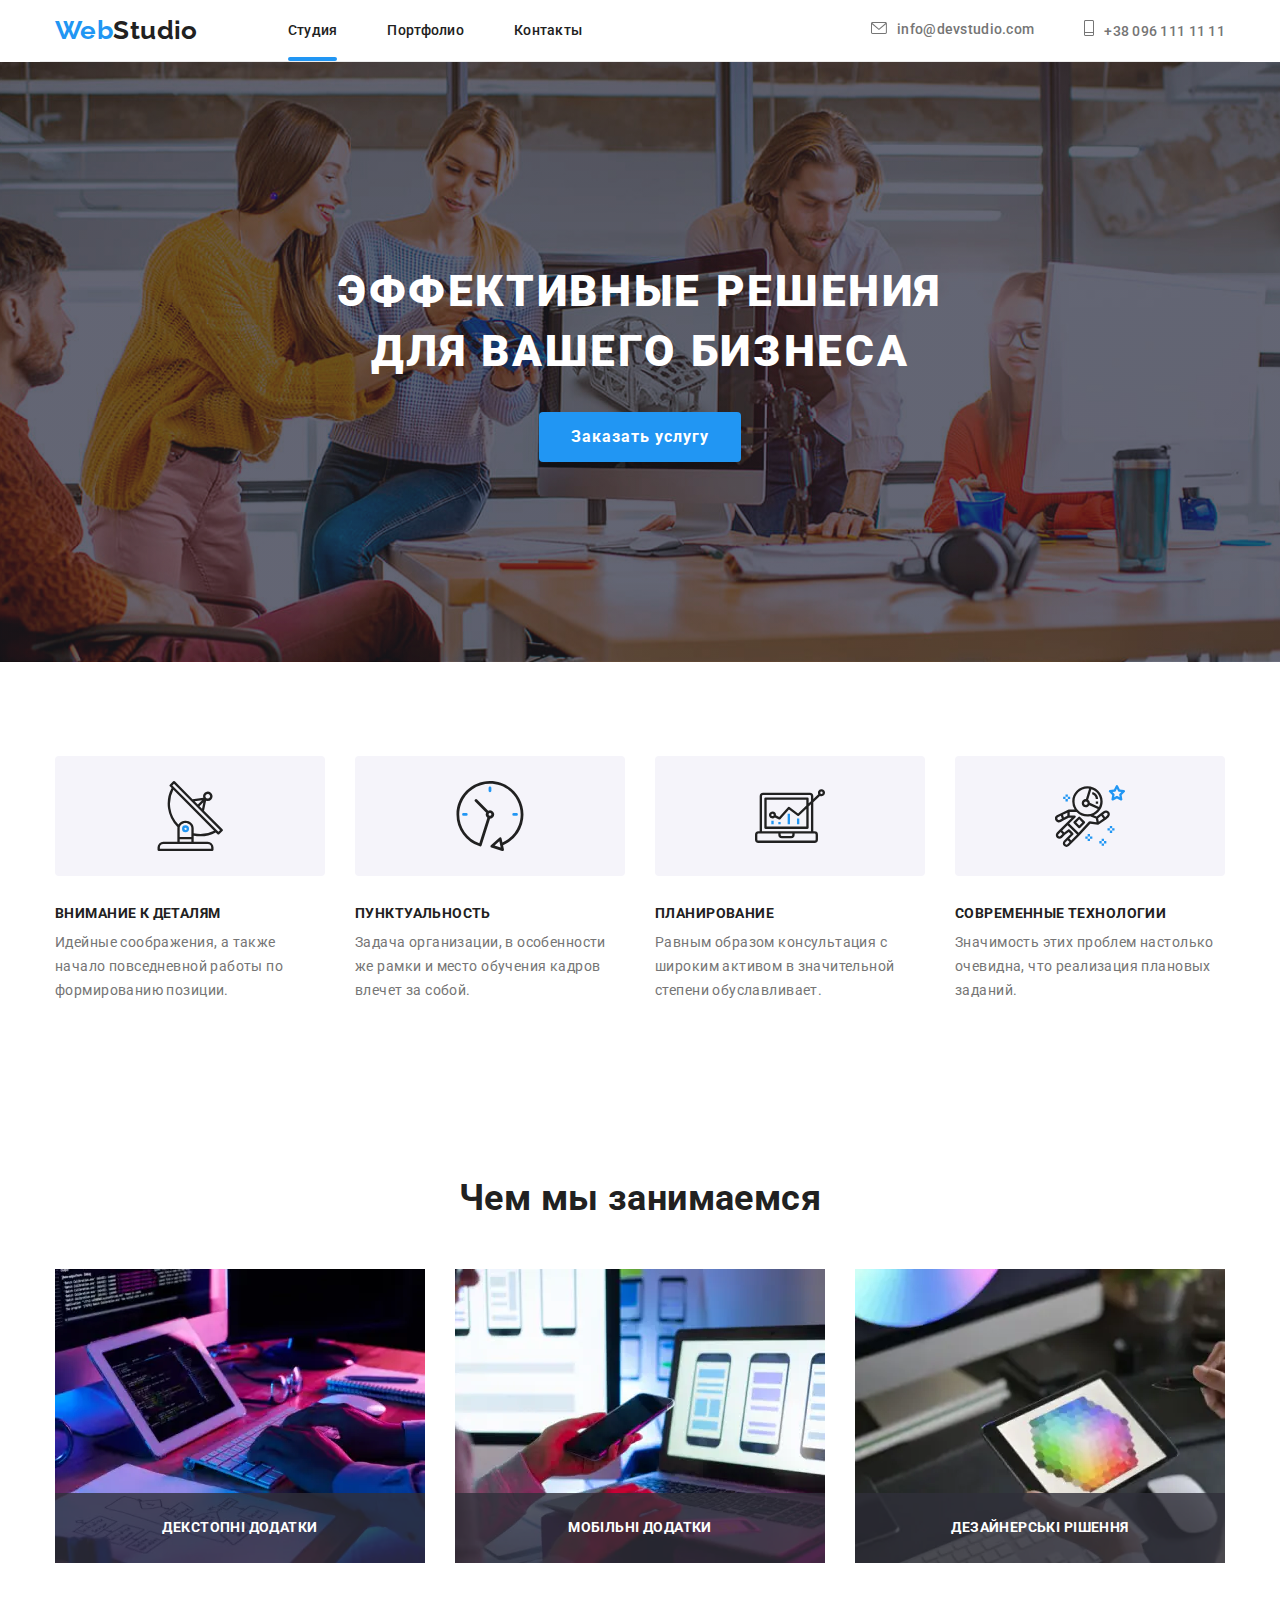
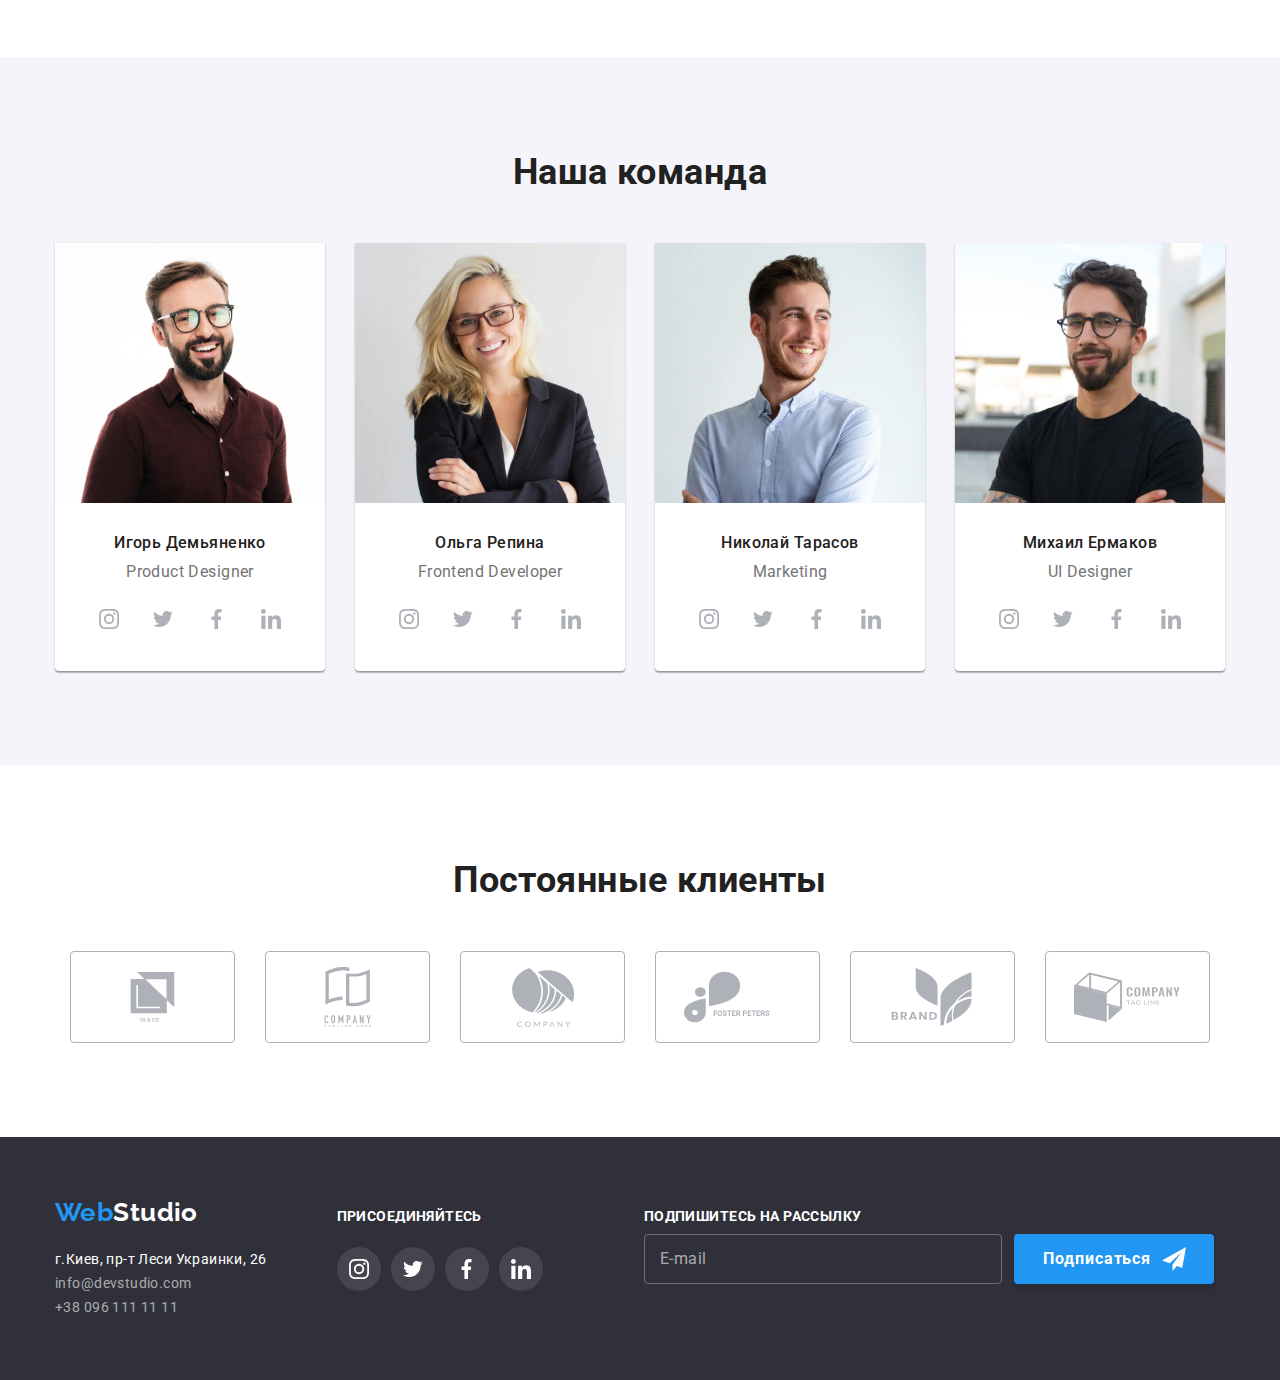
<file: index.html>
<!DOCTYPE html>
<html lang="ru">

<head>
    <meta charset="UTF-8" />
    <meta http-equiv="X-UA-Compatible" content="IE=edge" />
    <meta name="viewport" content="width=device-width, initial-scale=1.0" />
    <title>Document</title>
    <link rel="stylesheet" href="./css/reset.css" />
    <link rel="stylesheet"
        href="https://fonts.googleapis.com/css2?family=Raleway:wght@700&family=Roboto:wght@400;500;700;900&display=swap" />
    <link rel="stylesheet"
        href="https://cdnjs.cloudflare.com/ajax/libs/modern-normalize/1.1.0/modern-normalize.min.css" />
    <link rel="stylesheet" href="./css/main.min.css" />
</head>

<body>
    <!-- Шапка сайта -->
    <header class="page-header">
        <div class="container page-header-container">
            <nav class="main-nav">
                <a href="index.html" class="logo" lang="en">Web<span class="logo__second-part">Studio</span></a>
                <ul class="site-nav">
                    <li class="site-nav__item">
                        <a href="./index.html" class="site-nav__link site-nav__link-current">Студия</a>
                    </li>
                    <li class="site-nav__item">
                        <a href="./portfolio.html" class="site-nav__link">Портфолио</a>
                    </li>
                    <li class="site-nav__item">
                        <a href="" class="site-nav__link">Контакты
                        </a>
                    </li>
                </ul>
            </nav>
            <button type="button" class="mobile-menu-open" data-menu-open>
                <svg class="mobile-menu-open__icon" width="40" height="40">
                    <use href="./images/svg/sprite modal.svg#burger-icon"></use>
                </svg>
            </button>



            <ul class="contacts-header">
                <li class="contacts-header__item">
                    <a href="mailto:nfo@devstudio.com" class="contacts-header__link">
                        <svg class="contacts-header__icon" width="16" height="12">
                            <use href="./images/svg/mail.svg#icon-mail"></use>
                        </svg>info@devstudio.com
                    </a>
                </li>
                <li class="contacts-header__item">
                    <a href="tel:+380961111111" class="contacts-header__link"><svg class="contacts-header__icon"
                            width="10" height="16">
                            <use href="./images/svg/tel.svg#icon-tel"></use>
                        </svg>+38 096 111 11 11
                    </a>
                </li>
            </ul>
        </div>
        <div class="mobile-menu" data-menu>
            <div class="container mobile-menu__container">
                <button class="mobile-menu__close-btn" data-menu-close>
                    <svg class="mobile-menu__close-icon" width="19" height="19">
                        <use href="./images/svg/close.svg#icon-Vector-1"></use>
                    </svg>
                </button>
                <ul class="mobile-menu__title">
                    <li class="mobile-menu__item">
                        <a href="./index.html" class="mobile-menu__link mobile-menu__link-current">Студия</a>
                    </li>
                    <li class="mobile-menu__item">
                        <a href="./portfolio.html" class="mobile-menu__link">Портфолио</a>
                    </li>
                    <li class="mobile-menu__item">
                        <a href="./contact.html" class="mobile-menu__link">Контакты
                        </a>
                    </li>
                </ul>
                <ul class="mobile-menu__contacts">
                    <li class="mobile-menu__tel">
                        <a href="tel:+380961111111" class="mobile-menu__link mobile-menu__link-tel">+38 096 111 11
                            11</a>
                    </li>
                    <li class="mobile-menu__mail">
                        <a href="mailto:nfo@devstudio.com"
                            class="mobile-menu__link mobile-menu__link-mail">nfo@devstudio.com</a>
                    </li>
                </ul>
                <ul class="social-menu">
                    <li class="social-menu__item social-menu__item-border"><a href=""
                            class="social-menu__link">Instagram</a>
                    </li>
                    <li class="social-menu__item social-menu__item-border"><a href=""
                            class="social-menu__link">Twitter</a></li>
                    <li class="social-menu__item social-menu__item-border"><a href=""
                            class="social-menu__link">Facebook</a></li>
                    <li class="social-menu__item"><a href="" class="social-menu__link">Linkedin</a></li>
                </ul>
            </div>
        </div>
    </header>

    <main>
        <!-- Герой -->
        <section class="hero">
            <div class="container hero-container">
                <h1 class="hero__title">
                    Эффективные решения для вашего бизнеса
                </h1>
                <button type="button" class="hero__button" data-modal-open>
                    Заказать услугу
                </button>
            </div>
        </section>

        <!-- Преимущества -->
        <section class="section section-feature">
            <h2 class="visually-hidden">Преимущества</h2>
            <div class="container">
                <ul class="feature-list">
                    <li class="feature-list__item">
                        <div class="feature-list__picture">
                            <svg class="feature-list__svg" width="70" height="70">
                                <use href="./images/svg/benefits.svg#icon-Tarelka"></use>
                            </svg>
                        </div>
                        <h3 class="feature-list__title">Внимание к деталям</h3>
                        <p class="feature-list__text">
                            Идейные соображения, а также начало повседневной
                            работы по формированию позиции.
                        </p>
                    </li>
                    <li class="feature-list__item">
                        <div class="feature-list__picture">
                            <svg class="feature-list__svg" width="70" height="70">
                                <use href="./images/svg/benefits.svg#icon-clock"></use>
                            </svg>
                        </div>
                        <h3 class="feature-list__title">Пунктуальность</h3>
                        <p class="feature-list__text">
                            Задача организации, в особенности же рамки и
                            место обучения кадров влечет за собой.
                        </p>
                    </li>
                    <li class="feature-list__item">
                        <div class="feature-list__picture">
                            <svg class="feature-list__svg" width="70" height="70">
                                <use href="./images/svg/benefits.svg#icon-diagram"></use>
                            </svg>
                        </div>
                        <h3 class="feature-list__title">Планирование</h3>
                        <p class="feature-list__text">
                            Равным образом консультация с широким активом в
                            значительной степени обуславливает.
                        </p>
                    </li>
                    <li class="feature-list__item">
                        <div class="feature-list__picture">
                            <svg class="feature-list__svg" width="70" height="70">
                                <use href="./images/svg/benefits.svg#icon-astronaut"></use>
                            </svg>
                        </div>
                        <h3 class="feature-list__title">Современные технологии</h3>
                        <p class="feature-list__text">
                            Значимость этих проблем настолько очевидна, что
                            реализация плановых заданий.
                        </p>
                    </li>
                </ul>
            </div>
        </section>
        <!-- Примеры работ -->
        <section class="section-works">
            <div class="container">
                <h2 class="section-title">Чем мы занимаемся</h2>
                <ul class="item-section">
                    <li class="image">
                        <div class="img-text">
                            <picture>
                                <source
                                    srcset="./images/desktop/webp/koding.webp 1x, ./images/desktop/webp/koding@2x.webp 2x"
                                    media="(min-width: 1200px)" type="image/webp" />
                                <source srcset="./images/desktop/koding.jpg 1x, ./images/desktop/koding@2x.jpg 2x"
                                    media="(min-width: 1200px)" />

                                <img srcset="./images/2x/koding.jpg" src="./images/imgkodin.jpg" alt="кодинг" />
                            </picture>
                            <h6 class="img-title">декстопні додатки</h6>
                        </div>
                    </li>

                    <li class="image">
                        <div class="img-text">
                            <picture>
                                <source
                                    srcset="./images/desktop/webp/adaptetion.webp 1x, ./images/desktop/webp/adaptetion@2x.webp 2x"
                                    media="(min-width: 1200px)" type="image/webp" />
                                <source
                                    srcset="./images/desktop/adaptetion.jpg 1x, ./images/desktop/adaptetion@2x.jpg 2x"
                                    media="(min-width: 1200px)" />
                                <img srcset="./images/desktop/adaptetion.jpg" src="./images/desktop/adaptetion@2x.jpg"
                                    alt="адаптация" />
                            </picture>

                            <h6 class="img-title">мобільні додатки</h6>
                        </div>
                    </li>

                    <li class="image">
                        <div class="img-text">
                            <picture>
                                <source
                                    srcset="./images/desktop/webp/dizaer.webp 1x, ./images/desktop/webp/dizaer@2x.webp 2x"
                                    media="(min-width: 1200px)" type="image/webp" />
                                <source srcset="./images/desktop/dizaer.jpg 1x, ./images/desktop/dizaer@2x.jpg 2x"
                                    media="(min-width: 1200px)" />
                                <img srcset="./images/2x/dizaer.jpg" src="./images/imgdizaer.jpg" alt="Дизайн"
                                    width="370" />
                            </picture>


                            <h6 class="img-title">дезайнерські рішення</h6>
                        </div>
                    </li>
                </ul>
            </div>
        </section>

        <!-- Наша команда -->
        <section class="section section-command">
            <div class="container">
                <h2 class="section-title">Наша команда</h2>

                <ul class="command-list">
                    <li class="command-list__item">
                        <picture>
                            <source srcset="./images/desktop/igor-dekstop.jpg 1x, ./images/desktop/igor@2x.jpg 2x"
                                media="(min-width: 1200px)" />
                            <source srcset="./images/tab/webp/igor-tab.webp 1x, ./images/tab/webp/igor-tab@2x.webp 2x"
                                media="(min-width: 768px)" type="image/webp" />
                            <source srcset="./images/tab/igor-tab.jpg 1x, ./images/tab/igor-tab@2x.jpg 2x"
                                media="(min-width: 768px)" />
                            <source srcset="./images/mob/webp/igor-mob.webp 1x, ./images/mob/webp/igor-mob@2x.webp 2x"
                                media="(max-width: 767px)" type="image/webp" />
                            <source srcset="./images/mob/igor-mob.jpg 1x, ./images/mob/igor-mob@2x.jpg 2x"
                                media="(max-width: 767px)" />
                            <img class="command-list__img" src="/images/mob/igor-mob.jpg" alt="Игорь Демьяненко" />
                        </picture>


                        <div class="command-list__box">
                            <h3 class="command-list__title">Игорь Демьяненко</h3>
                            <p lang="en" class="command-list__text">Product Designer</p>

                            <ul class="icon-list">
                                <li class="icon-list__box">
                                    <a href="" class="icon-list__link">
                                        <svg class="icon-list__svg" width="20" height="20">
                                            <use href="./images/svg/Links.svg#icon-instagram-2"></use>
                                        </svg>
                                    </a>
                                </li>

                                <li class="icon-list__box">
                                    <a href="" class="icon-list__link">
                                        <svg class="icon-list__svg" width="20" height="20">
                                            <use href="./images/svg/Links.svg#icon-Vector-1"></use>
                                        </svg>
                                    </a>
                                </li>

                                <li class="icon-list__box">
                                    <a href="" class="icon-list__link">
                                        <svg class="icon-list__svg" width="20" height="20">
                                            <use href="./images/svg/Links.svg#icon-Vector"></use>
                                        </svg>
                                    </a>
                                </li>

                                <li class="icon-list__box">
                                    <a href="" class="icon-list__link">
                                        <svg class="icon-list__svg" width="20" height="20">
                                            <use href="./images/svg/Links.svg#icon-linkedin-1"></use>
                                        </svg>
                                    </a>
                                </li>
                            </ul>
                        </div>
                    </li>

                    <li class="command-list__item">
                        <picture>
                            <source srcset="./images/desktop/webp/olga.webp 1x, ./images/desktop/webp/olga@2x.webp 2x"
                                media="(min-width: 1200px)" type="image/webp" />
                            <source srcset="./images/desktop/olga.jpg 1x, ./images/desktop/olga@2x.jpg 2x"
                                media="(min-width: 1200px)" />
                            <source srcset="./images/tab/webp/olga-tab.webp 1x, ./images/tab/webp/olga-tab@2x.webp 2x"
                                media="(min-width: 768px)" type="image/webp" />
                            <source srcset="./images/tab/olga-tab.jpg 1x, ./images/tab/olga-tab@2x.jpg 2x"
                                media="(min-width: 768px)" />
                            <source srcset="./images/mob/webp/olga-mob.webp 1x, ./images/mob/webp/olga-mob@2x.webp 2x"
                                media="(max-width: 767px)" type="image/webp" />
                            <source srcset="./images/mob/olga-mob.jpg 1x, ./images/mob/olga-mob@2x.jpg 2x"
                                media="(max-width: 767px)" />
                            <img class="command-list__img" src="./images/mob/olga-mob.jpg" alt="Ольга Репина" />
                        </picture>

                        <div class="command-list__box">
                            <h3 class="command-list__title">Ольга Репина</h3>
                            <p lang="en" class="command-list__text">Frontend Developer</p>

                            <ul class="icon-list">
                                <li class="icon-list__box">
                                    <a href="" class="icon-list__link">
                                        <svg class="icon-list__svg" width="20" height="20">
                                            <use href="./images/svg/Links.svg#icon-instagram-2"></use>
                                        </svg>
                                    </a>
                                </li>

                                <li class="icon-list__box">
                                    <a href="" class="icon-list__link">
                                        <svg class="icon-list__svg" width="20" height="20">
                                            <use href="./images/svg/Links.svg#icon-Vector-1"></use>
                                        </svg>
                                    </a>
                                </li>

                                <li class="icon-list__box">
                                    <a href="" class="icon-list__link">
                                        <svg class="icon-list__svg" width="20" height="20">
                                            <use href="./images/svg/Links.svg#icon-Vector"></use>
                                        </svg>
                                    </a>
                                </li>

                                <li class="icon-list__box">
                                    <a href="" class="icon-list__link">
                                        <svg class="icon-list__svg" width="20" height="20">
                                            <use href="./images/svg/Links.svg#icon-linkedin-1"></use>
                                        </svg>
                                    </a>
                                </li>
                            </ul>
                        </div>
                    </li>

                    <li class="command-list__item">
                        <picture>
                            <source
                                srcset="./images/desktop/webp/mikola.webp 1x, ./images/desktop/webp/mikola@2x.webp 2x"
                                media="(min-width: 1200px)" type="image/webp" />
                            <source srcset="./images/desktop/mikola.jpg 1x, ./images/desktop/mikola@2x.jpg 2x"
                                media="(min-width: 1200px)" />
                            <source
                                srcset="./images/tab/webp/mikola-tab.webp 1x, ./images/tab/webp/mikola-tab@2x.webp 2x"
                                media="(min-width: 768px)" type="image/webp" />
                            <source srcset="./images/tab/mikola-tab.jpg 1x, ./images/tab/mikola-tab@2x.jpg 2x"
                                media="(min-width: 768px)" />
                            <source
                                srcset="./images/mob/webp/mikola-mob.webp 1x, ./images/mob/webp/mikola-mob@2x.webp 2x"
                                media="(max-width: 767px)" type="image/webp" />
                            <source srcset="./images/mob/mikola-mob.jpg 1x, ./images/mob/mikola-mob@2x.jpg 2x"
                                media="(max-width: 767px)" />
                            <img class="command-list__img" src="./images/mob/mikola-mob.jpg" alt="Николай Тарасов" />
                        </picture>


                        <div class="command-list__box">
                            <h3 class="command-list__title">Николай Тарасов</h3>
                            <p lang="en" class="command-list__text">Marketing</p>

                            <ul class="icon-list">
                                <li class="icon-list__box">
                                    <a href="" class="icon-list__link">
                                        <svg class="icon-list__svg" width="20" height="20">
                                            <use href="./images/svg/Links.svg#icon-instagram-2"></use>
                                        </svg>
                                    </a>
                                </li>

                                <li class="icon-list__box">
                                    <a href="" class="icon-list__link">
                                        <svg class="icon-list__svg" width="20" height="20">
                                            <use href="./images/svg/Links.svg#icon-Vector-1"></use>
                                        </svg>
                                    </a>
                                </li>

                                <li class="icon-list__box">
                                    <a href="" class="icon-list__link">
                                        <svg class="icon-list__svg" width="20" height="20">
                                            <use href="./images/svg/Links.svg#icon-Vector"></use>
                                        </svg>
                                    </a>
                                </li>

                                <li class="icon-list__box">
                                    <a href="" class="icon-list__link">
                                        <svg class="icon-list__svg" width="20" height="20">
                                            <use href="./images/svg/Links.svg#icon-linkedin-1"></use>
                                        </svg>
                                    </a>
                                </li>
                            </ul>

                        </div>
                    </li>

                    <li class="command-list__item">
                        <picture>
                            <source srcset="./images/desktop/webp/miha.webp 1x, ./images/desktop/webp/miha@2x.webp 2x"
                                media="(min-width: 1200px)" type="image/webp" />
                            <source srcset="./images/desktop/miha.jpg 1x, ./images/desktop/miha@2x.jpg 2x"
                                media="(min-width: 1200px)" />
                            <source srcset="./images/tab/webp/miha-tab.webp 1x, ./images/tab/webp/miha-tab@2x.webp 2x"
                                media="(min-width: 768px)" type="image/webp" />
                            <source srcset="./images/tab/miha-tab.jpg 1x, ./images/tab/miha-tab@2x.jpg 2x"
                                media="(min-width: 768px)" />
                            <source srcset="./images/mob/webp/miha-mob.webp 1x, ./images/mob/webp/miha-mob@2x.webp 2x"
                                media="(max-width: 767px)" type="image/webp" />
                            <source srcset="./images/mob/miha-mob.jpg 1x, ./images/mob/miha-mob@2x.jpg 2x"
                                media="(max-width: 767px)" />
                            <img class="command-list__img" src="./images/mob/miha-mob.jpg" alt="Михаил Ермаков" />
                        </picture>

                        <div class="command-list__box">
                            <h3 class="command-list__title">Михаил Ермаков</h3>
                            <p lang="en" class="command-list__text">UI Designer</p>

                            <ul class="icon-list">
                                <li class="icon-list__box">
                                    <a href="" class="icon-list__link">
                                        <svg class="icon-list__svg" width="20" height="20">
                                            <use href="./images/svg/Links.svg#icon-instagram-2"></use>
                                        </svg>
                                    </a>
                                </li>

                                <li class="icon-list__box">
                                    <a href="" class="icon-list__link">
                                        <svg class="icon-list__svg" width="20" height="20">
                                            <use href="./images/svg/Links.svg#icon-Vector-1"></use>
                                        </svg>
                                    </a>
                                </li>

                                <li class="icon-list__box">
                                    <a href="" class="icon-list__link">
                                        <svg class="icon-list__svg" width="20" height="20">
                                            <use href="./images/svg/Links.svg#icon-Vector"></use>
                                        </svg>
                                    </a>
                                </li>

                                <li class="icon-list__box">
                                    <a href="" class="icon-list__link">
                                        <svg class="icon-list__svg" width="20" height="20">
                                            <use href="./images/svg/Links.svg#icon-linkedin-1"></use>
                                        </svg>
                                    </a>
                                </li>
                            </ul>
                        </div>
                    </li>
                </ul>
            </div>
        </section>

        <!-- Постійні клієнти -->

        <section class="section client">
            <div class="container client">
                <h4 class="client-head">Постоянные клиенты</h4>
                <ul class="client-list">
                    <li class="client-box">
                        <a href="" class="client-link">
                            <svg class="icons" width="45" height="50">
                                <use href="./images/svg/client.svg#icon-group-1"></use>
                            </svg>
                        </a>
                    </li>

                    <li class="client-box">
                        <a href="" class="client-link">
                            <svg class="icons" width="106" height="60">
                                <use href="./images/svg/client.svg#icon-group-2"></use>
                            </svg>
                        </a>
                    </li>

                    <li class="client-box">
                        <a href="" class="client-link">
                            <svg class="icons" width="106" height="60">
                                <use href="./images/svg/client.svg#icon-group-3"></use>
                            </svg>
                        </a>
                    </li>

                    <li class="client-box">
                        <a href="" class="client-link">
                            <svg class="icons" width="106" height="60">
                                <use href="./images/svg/client.svg#icon-group-4"></use>
                            </svg>
                        </a>
                    </li>

                    <li class="client-box">
                        <a href="" class="client-link">
                            <svg class="icons" width="106" height="60">
                                <use href="./images/svg/client.svg#icon-group-5"></use>
                            </svg>
                        </a>
                    </li>

                    <li class="client-box">
                        <a href="" class="client-link">
                            <svg class="icons" width="106" height="60">
                                <use href="./images/svg/client.svg#icon-group-6"></use>
                            </svg>
                        </a>
                    </li>
                </ul>
            </div>
        </section>
    </main>

    <!-- Футер -->
    <footer>
        <div class="container footer">
            <div class="footer-address">
                <a href="index.html" lang="en" class="logo footer">Web<span>Studio</span></a>
                <address class="box">
                    <ul class="footer links">
                        <li>
                            <a href="https://goo.gl/maps/cpqFAesq7dwUJxLUA" target="_blank" rel="noopener noreferrer"
                                class="link">
                                <span class="adress">
                                    г.Киев, пр-т Леси Украинки, 26</span>
                            </a>
                        </li>
                        <li class="mail">
                            <a href="mailto:nfo@devstudio.com" class="link">info@devstudio.com</a>
                        </li>
                        <li>
                            <a href="tel:+380961111111" class="link">+38 096 111 11 11</a>
                        </li>
                    </ul>
                </address>

            </div>
            <div class="footer-social">
                <b class="footer-title">присоединяйтесь</b>
                <ul class="soclist">
                    <li class="socitem">
                        <a class="soclink">
                            <svg class="socicon" width="20" height="20">
                                <use href="./images/svg/Links.svg#icon-instagram-2"></use>
                            </svg>
                        </a>
                    </li>
                    <li class="socitem">
                        <a class="soclink">
                            <svg class="socicon" width="20" height="20">
                                <use href="./images/svg/Links.svg#icon-Vector-1"></use>
                            </svg>
                        </a>
                    </li>
                    <li class="socitem">
                        <a class="soclink">
                            <svg class="socicon" width="20" height="20">
                                <use href="./images/svg/Links.svg#icon-Vector"></use>
                            </svg>
                        </a>
                    </li>
                    <li class="socitem">
                        <a class="soclink">
                            <svg class="socicon" width="20" height="20">
                                <use href="./images/svg/Links.svg#icon-linkedin-1"></use>
                            </svg>
                        </a>
                    </li>
                </ul>
            </div>
            <div class="footer-form">
                <h3 class="footer-title portfolio">Подпишитесь на рассылку</h3>
                <form class="online-form">
                    <label class="online-label">
                        <input type="email" placeholder="E-mail" name="email" class="online-input" />
                    </label>
                    <button type="submit" class="online-button">
                        Подписаться
                        <svg class="online-icon" width="24" height="24">
                            <use href="./images/svg/icon send .svg#icon-send"></use>
                        </svg>
                    </button>
                </form>
            </div>

        </div>



    </footer>
    <div class="backdrop is-hidden" data-modal>
        <div class="modal">
            <form class="form">
                <b class="form-title">Оставьте свои данные, мы вам перезвоним</b>
                <span class="form-field">
                    <label for="name" class="form-label">Имя</label>
                    <span class="input-box">
                        <input required pattern="[a-zA-Za-яА-Я]+" minlength="2" class="form-input" type="text"
                            name="name" id="name" autocomplete="name" />
                        <svg width="18" height="18" class="input-icon">
                            <use href="./images/svg/sprite modal.svg#icon-person"></use>
                        </svg>
                    </span>
                </span>

                <span class="form-field">
                    <label for="tel">Телефон</label>
                    <span class="input-box">
                        <input required pattern="[0-9]{3}-[0-9]{3}-[0-9]{2}-[0-9]{2}" title="xxx-xxx-xx-xx"
                            class="form-input" type="tel" name="user_phone" id="tel" autocomplete="on" />
                        <svg width="18" height="18" class="input-icon">
                            <use href="./images/svg/sprite modal.svg#icon-phone"></use>
                        </svg>
                    </span>
                </span>

                <span class="form-field">
                    <label for="mail">Почта</label>
                    <span class="input-box">
                        <input class="form-input" type="email" name="tel" id="mail" autocomplete="email" />
                        <svg width="18" height="18" class="input-icon">
                            <use href="./images/svg/sprite modal.svg#icon-email"></use>
                        </svg>
                    </span>
                </span>

                <span class="form-field">
                    <label for="comment">Коментарий</label>
                    <textarea class="form-input" name="comment" id="comment" placeholder="Введите текст"></textarea>
                </span>
                <span class="topic-option">
                    <input class="option" type="checkbox" name="user_policy" id="user-policy" />
                    <label for="user-policy" class="check-text">
                        Соглашаюсь с рассылкой и принимаю&nbsp;
                        <a href="" class="check-link">Условия договора</a></label>
                    <span class="check-box"></span>
                </span>

                <span class="form-button">
                    <button class="submit" type="submit">
                        Оставить заявку
                    </button>
                </span>
            </form>
            <button type="button" class="modal-close" data-modal-close>
                <svg class="backdrop-icon" width="11" height="11">
                    <use href="./images/svg/close.svg#icon-Vector-1"></use>
                </svg>
            </button>
        </div>
    </div>
    <script src="./js/mobile-menu.js"></script>
    <script src="./js/modal.js"></script>
</body>

</html>
</file>
<file: css/main.min.css>
:root{--primary-text-color: #757575;--title-text-color: #212121;--accent-color: #2196f3;--primary-white-color: #ffffff;--background-color: #2f303a;--icon-color: #afb1b8;--background-feature: #f5f4fa}.visually-hidden{position:absolute;width:1px;height:1px;padding:0;margin:-1px;overflow:hidden;clip:rect(0, 0, 0, 0);white-space:nowrap;border:0}.section{padding:60px 0;margin-right:auto;margin-left:auto}@media(max-width: 1199px){.section-works{display:none}}.section-works{padding-bottom:94px}@media(min-width: 1199px){.section-feature{padding:94px 0}}@media(min-width: 1200px){.section-command{padding:94px 0}}@media(min-width: 1200px){.section.client{padding:94px 0}}body{color:var(--primary-text-color);font-family:roboto,sans-serif;letter-spacing:.03em;font-size:14px;font-weight:400}.container{padding:0 15px;margin:0 auto}@media screen and (min-width: 480px){.container{max-width:480px}}@media screen and (min-width: 768px){.container{max-width:768px}}@media screen and (min-width: 1200px){.container{max-width:1200px}}.backdrop{position:fixed;top:0;left:0;width:100%;height:100%;background-color:rgba(0,0,0,.2);opacity:1;transition:opacity 250ms cubic-bezier(0.4, 0, 0.2, 1),visibility 250ms cubic-bezier(0.4, 0, 0.2, 1)}.backdrop.is-hidden{opacity:0;pointer-events:none}.mobile-menu{position:fixed;width:100%;height:100%;z-index:1000;top:0;left:0;background-color:var(--primary-white-color);opacity:0;visibility:hidden;pointer-events:none;transition:opacity 250ms linear,visibility 250ms linear}@media screen and (min-width: 768px){.mobile-menu{display:none}}@media screen and (min-width: 768px){.mobile-menu-open{display:none}}.mobile-menu.is-open{opacity:1;visibility:visible;pointer-events:auto}.mobile-menu__container{position:relative;padding-left:25px;padding-top:48px;padding-bottom:48px}.mobile-menu__close-btn{position:absolute;top:21px;right:25px;background-color:rgba(0,0,0,0);border:none;padding:0;line-height:0;cursor:pointer}.mobile-menu__close-btn:hover,.mobile-menu__close-btn:focus{fill:var(--accent-color)}.mobile-menu__item{margin-bottom:36px}.mobile-menu__item:nth-child(3n){margin-bottom:0}.mobile-menu__link{color:var(--title-text-color);font-size:40px;font-weight:500;line-height:1.17;letter-spacing:.02em;transition:color 250ms cubic-bezier(0.4, 0, 0.2, 1)}.mobile-menu__link:hover,.mobile-menu__link:focus{color:var(--accent-color)}.mobile-menu__link-current{color:var(--accent-color)}.mobile-menu__contacts{padding-top:302px}.mobile-menu__link-tel{color:var(--accent-color);font-size:34px;font-weight:500;line-height:1.18;letter-spacing:.02em}.mobile-menu__link-mail{color:var(--primary-text-color);font-size:24px;font-weight:500;line-height:1.17;letter-spacing:.02em}.mobile-menu__tel{margin-bottom:32px}.social-menu{display:flex;padding-top:64px}.social-menu__item-border::after{content:"";margin-left:10px;margin-right:10px;width:22px;height:0px;background-color:var(--primary-text-color);border:1px solid rgba(33,33,33,.2);transform:rotate(90deg)}.social-menu__link{color:var(--accent-color)}.submit{width:200px;height:50px;margin-top:30px;box-shadow:0px 4px 4px rgba(0,0,0,.15);border-radius:4px;background:var(--accent-color);border:none;font-size:16px;font-weight:700;line-height:1.87;letter-spacing:.06em;color:var(--primary-white-color);cursor:pointer;transition:background-color 250ms ubic-bezier(0.4, 0, 0.2, 1)}.submit:hover{background:#188ce8}.form-button{display:flex;justify-content:center}.contacts-header__link{display:block;color:var(--primary-text-color);font-size:12px;font-weight:500;line-height:1.14;letter-spacing:.02em}.contacts-header__link:hover,.contacts-header__link:focus{color:var(--accent-color)}.contacts-header__link{transition:color 250ms cubic-bezier(0.4, 0, 0.2, 1)}.contacts-header__link{transition:color 250ms cubic-bezier(0.4, 0, 0.2, 1)}@media(min-width: 1200px){.contacts-header__link{font-size:14px;font-weight:500}}.contacts-header{display:flex}@media(max-width: 1199px){.contacts-header{display:block;margin-left:auto;align-items:center}}@media(max-width: 767px){.contacts-header{display:none}}@media(min-width: 1200px){.contacts-header{display:flex;margin-left:auto;align-items:center;text-align:center}}@media(max-width: 1199px){.contacts-header__item+.contacts-header__item{margin-top:10px}}@media(min-width: 1199px){.contacts-header__item+.contacts-header__item{margin-left:50px}}.contacts-header__icon{display:inline-block;margin-right:10px;fill:currentColor}.section-title{margin-bottom:50px;color:var(--title-text-color);font-size:36px;font-weight:700;line-height:1.17;text-align:center}.modal{position:absolute;top:50%;left:50%;transform:translate(-50%, -50%);box-shadow:0px 1px 3px rgba(0,0,0,.12),0px 1px 1px rgba(0,0,0,.14),0px 2px 1px rgba(0,0,0,.2);border-radius:4px;min-width:528px;min-height:581px;background-color:var(--primary-white-color)}.modal-close{position:absolute;display:inline-flex;right:8px;top:8px;align-items:center;justify-content:center;width:30px;height:30px;border-radius:50%;background-color:var(--primary-white-color);border:1px solid rgba(0,0,0,.1);box-sizing:border-box;cursor:pointer}.form{display:flex;flex-direction:column;margin:0 auto;padding:40px}.form-title{display:block;margin-bottom:12px;font-size:20px;font-weight:700;line-height:23px;text-align:center;color:var(--title-text-color)}.form-field{margin-bottom:10px;justify-content:center}.form-field label{display:block;margin-bottom:4px;color:var(--primary-text-color);font-size:12px;font-weight:400;line-height:1.16;letter-spacing:.01em}.input-box{position:relative}.form-field input{width:100%;margin:0;padding:6px 10px;padding-left:42px;border:1px solid rgba(33,33,33,.2);border-radius:4px;height:40px;cursor:pointer;background-color:rgba(0,0,0,0);outline:rgba(0,0,0,0);transition:border 250ms cubic-bezier(0.4, 0, 0.2, 1)}.form-input:focus{border-color:var(--accent-color)}.form-input:focus+.input-icon{fill:var(--accent-color)}.input-icon{position:absolute;left:15px;top:50%;transform:translateY(-50%)}.backdrop-icon:hover{fill:var(--accent-color)}.backdrop-icon:focus{color:var(--accent-color)}textarea{width:100%;height:120px;border:1px solid rgba(33,33,33,.2);border-radius:4px;padding:12px 16px;resize:none;outline:none;transition:border 250ms cubic-bezier(0.4, 0, 0.2, 1)}.form-field textarea::-moz-placeholder{font-size:12px;font-weight:400;line-height:1.16;letter-spacing:.01em;color:rgba(117,117,117,.5)}.form-field textarea:-ms-input-placeholder{font-size:12px;font-weight:400;line-height:1.16;letter-spacing:.01em;color:rgba(117,117,117,.5)}.form-field textarea::placeholder{font-size:12px;font-weight:400;line-height:1.16;letter-spacing:.01em;color:rgba(117,117,117,.5)}.topic-option{display:flex;align-items:center}.topic-option label{font-size:14px;font-weight:400;line-height:1.71;color:var(--primary-text-color)}.option{-webkit-appearance:none;-moz-appearance:none;appearance:none;position:absolute}.option:checked+.check-text::before{border-color:var(--accent-color);background-color:var(--accent-color);background-image:url(../images/svg/checkon.svg)}.check-text{display:flex;align-items:center;padding-left:12px}.check-text span{display:flex;align-items:center;justify-content:center;margin-right:7px;width:16px;height:15px;border-radius:2px;border:2px solid var(--main-title-color)}.check-text::before{content:"";display:block;width:16px;height:15px;border:2px solid var(--title-text-color);border-radius:2px;cursor:pointer;margin-right:9px;background-size:contain;transition:background-color 250ms cubic-bezier(0.4, 0, 0.2, 1)}.check-link{color:var(--accent-color);text-decoration:underline}.check-icon{fill:rgba(0,0,0,0)}.site-nav{display:flex;margin-left:90px}@media(max-width: 767px){.site-nav{display:none}}.site-nav__link{position:relative}.site-nav__item+.site-nav__item{margin-left:50px}.site-nav__link-current{color:var(--accent-color)}.site-nav__link-current::after{position:absolute;display:block;content:"";width:100%;height:4px;top:76px;bottom:-1px;background-color:var(--accent-color);border-radius:2px}@media screen and (min-width: 1200px){.site-nav__link-current::after{top:67px}}.site-nav__link{padding-top:32px;padding-bottom:32px;color:var(--title-text-color);font-size:14px;font-weight:500;line-height:1.14;letter-spacing:.02em;transition:color 250ms cubic-bezier(0.4, 0, 0.2, 1)}.site-nav__link:hover,.site-nav__link:focus{color:var(--accent-color)}.page-header{border-bottom:1px;border:1px solid #ececec;padding-top:15px;padding-bottom:15px;margin:0 auto}.page-header-container{display:flex;align-items:center;justify-content:space-between}@media screen and (min-width: 1200px){.page-header{max-width:1200px;border:none;border-bottom:solid 1px #ececec}}.main-nav{display:flex;align-items:center}.logo{color:var(--accent-color);font-family:raleway,sans-serif;font-size:26px;font-weight:700;line-height:1.19}.logo:hover{color:var(--accent-color)}.logo__second-part{color:var(--title-text-color)}.mobile-menu-open{background-color:rgba(0,0,0,0);border:none;padding:0;line-height:0}.hero{text-align:center;background:#2f303a;margin-left:auto;margin-right:auto;background-repeat:no-repeat;background-position:center}@media screen and (min-device-pixel-ratio: 2)and (max-width: 767px),screen and (-webkit-min-device-pixel-ratio: 2)and (max-width: 767px),screen and (min-resolution: 192dpi)and (max-width: 767px),screen and (min-resolution: 2dppx)and (max-width: 767px){.hero{background-image:linear-gradient(to right, rgba(47, 48, 58, 0.4), rgba(47, 48, 58, 0.4)),url(..//../images/mob/hero-mob@2x.jpg);padding:118px 0;max-width:480px;min-height:400px}}@media screen and (max-width: 767px){.hero{background-image:linear-gradient(to right, rgba(47, 48, 58, 0.4), rgba(47, 48, 58, 0.4)),url(..//../images/mob/hero-mob.jpg)}}@media screen and (min-device-pixel-ratio: 2)and (min-width: 768px),screen and (-webkit-min-device-pixel-ratio: 2)and (min-width: 768px),screen and (min-resolution: 192dpi)and (min-width: 768px),screen and (min-resolution: 2dppx)and (min-width: 768px){.hero{background-image:linear-gradient(to right, rgba(47, 48, 58, 0.4), rgba(47, 48, 58, 0.4)),url(..//../images/tab/hero-tab@2x.jpg);padding:118px 0;max-width:768px;min-height:400px}}@media screen and (min-width: 768px){.hero{background-image:linear-gradient(to right, rgba(47, 48, 58, 0.4), rgba(47, 48, 58, 0.4)),url(..//../images/tab/hero-tab.jpg)}}@media screen and (min-device-pixel-ratio: 2)and (min-width: 1200px),screen and (-webkit-min-device-pixel-ratio: 2)and (min-width: 1200px),screen and (min-resolution: 192dpi)and (min-width: 1200px),screen and (min-resolution: 2dppx)and (min-width: 1200px){.hero{background-image:linear-gradient(to right, rgba(47, 48, 58, 0.4), rgba(47, 48, 58, 0.4)),url(..//../images/desktop/hero-desk@2x.jpg);padding:200px 0;max-width:1600px;min-height:600px}}@media screen and (min-width: 1200px){.hero{background-image:linear-gradient(to right, rgba(47, 48, 58, 0.4), rgba(47, 48, 58, 0.4)),url(..//../images/desktop/hero-desk.jpg);padding-top:200px;padding-bottom:200px}}.hero__title{max-width:650px;color:var(--primary-white-color);font-size:44px;font-weight:900;line-height:1.36;text-align:center;letter-spacing:.06em;text-transform:uppercase;margin:0 auto}@media screen and (max-width: 1199px){.hero__title{font-size:26px;font-weight:900;line-height:1.62}}.hero__button{border:none;border-radius:4px;padding:10px 32px;color:var(--primary-white-color);font-size:16px;font-weight:700;line-height:1.87;letter-spacing:.06em;background-color:var(--accent-color);margin-top:30px;box-shadow:0px 4px 4px rgba(0,0,0,.15);transition:background-color 250ms cubic-bezier(0.4, 0, 0.2, 1)}.hero__button:hover{background-color:#188ce8}@media screen and (min-width: 768px){.feature-list{display:flex;flex-wrap:wrap;margin:-15px;justify-content:center}}@media screen and (min-width: 1200px){.feature-list{margin:-15px}}.feature-list__item{text-align:center}@media screen and (max-width: 767px){.feature-list__item:nth-child(4n){margin-right:0}}@media screen and (min-width: 768px){.feature-list__item{width:354px;height:120px;margin:15px;margin-bottom:136px}}@media screen and (min-width: 1200px){.feature-list__item{width:270px;height:120px;margin:15px;margin-bottom:222px}}@media screen and (max-width: 767px){.feature-list__item{height:120px;margin-bottom:136px}}.feature-list__picture{display:flex;justify-content:center;align-items:center;margin-bottom:30px;background-color:#f5f4fa;border-radius:4px;height:120px}.feature-list__svg{margin:0 auto;justify-content:center}.feature-list__title{color:var(--title-text-color);font-size:14px;font-weight:700;line-height:1.14;text-transform:uppercase;margin-bottom:10px}@media screen and (min-width: 768px){.feature-list__title{text-align:left}}.feature-list__text{font-size:14px;font-weight:400;line-height:1.71;margin-bottom:30px;text-align:left}.item-section{display:flex;justify-content:center}.item-section .image{margin-right:30px}.item-section .image:nth-child(3n){margin-right:0}.img-text{position:relative;display:flex;justify-content:center;align-items:center}.img-title{display:flex;align-items:center;justify-content:center;position:absolute;width:100%;height:70px;background-color:rgba(47,48,58,.8);font-size:14px;font-weight:700;line-height:1.14;text-align:center;text-transform:uppercase;color:var(--primary-white-color);bottom:0}.section-command{background:#f5f4fa}.section-title{text-align:center}@media(min-width: 480px){.section-title{margin-bottom:30px}}@media(min-width: 1199px){.section-title{margin-bottom:50px}}.command-list{justify-content:center;align-content:inherit}@media screen and (min-width: 768px){.command-list{display:flex;flex-wrap:wrap;margin:-15px}}@media screen and (max-width: 767px){.command-list__item{display:block;background:var(--primary-white-color);box-shadow:0px 1px 3px rgba(0,0,0,.12),0px 1px 1px rgba(0,0,0,.14),0px 2px 1px rgba(0,0,0,.2);border-radius:0px 0px 4px 4px;height:622px;margin-bottom:30px}.command-list__item:nth-child(4){margin:0}}@media screen and (min-width: 768px){.command-list__item{display:block;background:var(--primary-white-color);box-shadow:0px 1px 3px rgba(0,0,0,.12),0px 1px 1px rgba(0,0,0,.14),0px 2px 1px rgba(0,0,0,.2);border-radius:0px 0px 4px 4px;height:622px;margin-bottom:30px;margin:15px;height:536px}}@media screen and (min-width: 1200px){.command-list__item{background:var(--primary-white-color);box-shadow:0px 1px 3px rgba(0,0,0,.12),0px 1px 1px rgba(0,0,0,.14),0px 2px 1px rgba(0,0,0,.2);border-radius:0px 0px 4px 4px;height:428px}}.command-list__title{margin-bottom:10px;text-align:center;color:var(--title-text-color);font-size:16px;font-weight:500;line-height:1.19;text-align:center}.command-list__text{text-align:center;font-size:16px;font-weight:400;line-height:1.19;margin-bottom:16px}.command-list__box{padding-top:30px;padding-bottom:30px}.icon-list{display:flex;align-items:center;justify-content:space-between;width:206px;height:44px;margin-left:auto;margin-right:auto}.icon-list__link{display:flex;align-items:center;justify-content:center;width:100%;height:100%;border-radius:50%;background-color:#fff;color:var(--main-icons-color);fill:#afb1b8;transition:background-color 250ms cubic-bezier(0.4, 0, 0.2, 1),color 250ms cubic-bezier(0.4, 0, 0.2, 1)}.icon-list__link:hover,.icon-list__link:focus{background-color:var(--accent-color);fill:var(--primary-white-color)}.icon-list__box{width:44px;height:44px;margin-left:10px;fill:#afb1b8}.icon-list__box:first-child{margin-left:0}.icon-list__svg{color:currentColor}@media screen and (min-width: 480px){.command-list__img{width:450px}}@media screen and (min-width: 768px){.command-list__img{width:354px}}@media screen and (min-width: 1200px){.command-list__img{width:270px}}.container.client{color:var(--title-text-color);font-size:36px;font-weight:700;line-height:1.17;text-align:center}@media screen and (max-width: 768px){.container.client{max-width:768px}}@media screen and (max-width: 1199px){.client-head{margin-bottom:30px}}@media screen and (min-width: 1200px){.client-head{margin-bottom:50px}}.client-list{margin:-15px;padding-left:0}@media screen and (max-width: 767px){.client-list{display:flex;flex-wrap:wrap;gap:30px;margin:0}}@media screen and (max-width: 1199px){.client-list{display:flex;flex-wrap:wrap;gap:30px;margin:0;justify-content:center}}@media screen and (min-width: 1200px){.client-list{display:flex;gap:30px;margin:0;justify-content:center}}@media screen and (max-width: 767px){.client-box{flex-basis:calc((100% - 30px)/2);width:100%;height:92px}}@media screen and (min-width: 768px){.client-box{flex-basis:calc((100% - 90px)/3);width:100%;height:92px}}@media screen and (min-width: 1200px){.client-box{flex-basis:calc((100% - 180px)/6);width:100%;height:92px}}.client-link{display:flex;align-items:center;justify-content:center;width:100%;height:100%;border:1px solid #afb1b8;border-radius:4px;color:#afb1b8;transition:color 250ms cubic-bezier(0.4, 0, 0.2, 1),border-color 250ms cubic-bezier(0.4, 0, 0.2, 1)}.client-link:hover{background-color:var(--primary-white-color);color:var(--accent-color);border-color:var(--accent-color)}.client-link:focus{background-color:var(--primary-white-color);color:var(--accent-color);border-color:var(--accent-color)}.icons{fill:currentColor}footer{padding-top:60px;padding-bottom:60px;background-color:#2f303a;text-align:center}@media screen and (min-width: 1200px){footer{text-align:left;margin:0 auto}}.container.footer{text-align:center}@media screen and (min-width: 480px){.container.footer{display:block;justify-content:space-between}}@media screen and (min-width: 768px){.container.footer{display:flex;flex-wrap:wrap;justify-content:space-around}}@media screen and (min-width: 1200px){.container.footer{padding-left:15px;padding-right:15px;text-align:left;max-width:1200px;align-items:baseline}}.container.footer .footer-address{margin-bottom:60px}@media screen and (min-width: 480px){.container.footer .footer-address{text-align:center}}@media screen and (min-width: 1200px){.container.footer .footer-address{margin-right:70px;margin-bottom:0;text-align:left}}.container.footer .logo.footer{display:inline-block;margin-bottom:20px}.container.footer span{color:var(--primary-white-color)}.container.footer .footer .link{color:var(--primary-white-color)}.container.footer .footer .link{font-style:normal;font-size:14px;font-weight:400;line-height:1.71;color:rgba(255,255,255,.6);transition:color 250ms cubic-bezier(0.4, 0, 0.2, 1)}.container.footer .footer .links :hover,.container.footer .footer .links :focus{color:var(--accent-color)}.container.footer .adress{transition:color 250ms cubic-bezier(0.4, 0, 0.2, 1)}@media screen and (max-width: 768px){.footer-social{display:block;text-align:center;margin-bottom:60px}}@media screen and (min-width: 1200px){.footer-social{margin-right:90px;margin-bottom:0;text-align:left}}.footer-title{text-transform:uppercase;color:var(--primary-white-color);font-size:14px;font-weight:700;line-height:16px;margin-bottom:10px}.soclist{display:flex;justify-content:center;margin-top:20px}.socitem{width:44px;height:44px;margin-left:10px}.socitem:first-child{margin-left:0}.soclink{display:flex;align-items:center;justify-content:center;width:100%;height:100%;border-radius:50%;background-color:rgba(255,255,255,.1);fill:var(--primary-white-color);transition:background-color 250ms cubic-bezier(0.4, 0, 0.2, 1)}.soclink:hover,.soclink:focus{background-color:var(--accent-color)}.online-form{margin-top:10px}@media screen and (min-width: 768px){.online-form{min-width:450px;margin:auto}}@media screen and (min-width: 1200px){.online-form{display:flex}}.online-label{display:block}@media screen and (min-width: 1200px){.online-label{margin-right:12px;margin-bottom:0}}@media screen and (max-width: 1199px){.online-label{margin-bottom:20px}}.online-input{width:100%;color:var(--primary-white-color);padding:16px 15px;border-radius:4px;border:1px solid rgba(255,255,255,.3);background-color:rgba(0,0,0,0);transition:border-color 250ms cubic-bezier(0.4, 0, 0.2, 1)}.online-input::-moz-placeholder{font-size:16px;line-height:1.25;letter-spacing:.03em;color:rgba(255,255,255,.6);-moz-transition:color 250ms cubic-bezier(0.4, 0, 0.2, 1);transition:color 250ms cubic-bezier(0.4, 0, 0.2, 1)}.online-input:-ms-input-placeholder{font-size:16px;line-height:1.25;letter-spacing:.03em;color:rgba(255,255,255,.6);-ms-transition:color 250ms cubic-bezier(0.4, 0, 0.2, 1);transition:color 250ms cubic-bezier(0.4, 0, 0.2, 1)}.online-input::placeholder{font-size:16px;line-height:1.25;letter-spacing:.03em;color:rgba(255,255,255,.6);transition:color 250ms cubic-bezier(0.4, 0, 0.2, 1)}.online-input:focus{border-color:var(--accent-color)}.online-input:focus::-moz-placeholder{color:var(--main-footer-color)}.online-input:focus:-ms-input-placeholder{color:var(--main-footer-color)}.online-input:focus::placeholder{color:var(--main-footer-color)}@media screen and (min-width: 1200px){.online-input{min-width:358px}}.online-button{position:relative;display:block;margin-left:auto;margin-right:auto;min-width:200px;min-height:50px;border-radius:4px;border:none;background-color:var(--accent-color);box-shadow:0px 4px 4px rgba(0,0,0,.15);cursor:pointer;padding-left:29px;padding-right:29px;text-align:left;font-size:16px;font-weight:700;line-height:1.88;letter-spacing:.06em;color:var(--primary-white-color);transition:background-color 250ms cubic-bezier(0.4, 0, 0.2, 1)}@media screen and (max-width: 767px){.online-button{margin-top:20px}}.online-button:hover{background-color:#188ce8}.online-icon{position:absolute;right:28px;top:50%;transform:translateY(-50%)}@media screen and (min-width: 768px){.footer-form{min-width:450px;margin:0 auto}}.footer-title .portfolio{margin-bottom:10px}.button{display:flex;justify-content:flex-start;margin-bottom:50px;-moz-column-gap:8px;column-gap:8px;row-gap:15px;flex-wrap:wrap}@media screen and (min-width: 768px){.button{justify-content:center}}.content>button{font-family:inherit;cursor:pointer;border-radius:4px;padding:6px 22px;display:inline-block;border:none;color:var(--title-text-color);background-color:#f5f4fa;font-size:16px;font-weight:500;line-height:1.53;transition:color 250ms cubic-bezier(0.4, 0, 0.2, 1),background-color 250ms cubic-bezier(0.4, 0, 0.2, 1),box-shadow 250ms cubic-bezier(0.4, 0, 0.2, 1)}.content>button:hover,.content>button:focus{background-color:var(--accent-color);color:var(--primary-white-color);box-shadow:0px 3px 1px rgba(0,0,0,.1),0px 1px 2px rgba(0,0,0,.08),0px 2px 2px rgba(0,0,0,.12)}.content:nth-child(5n){margin-right:0}.picture-nav{display:flex;flex-wrap:wrap;gap:30px}@media screen and (min-width: 1200px){.picture-nav{justify-content:center}}.picture-nav .link{color:var(--title-text-color);font-size:18px;font-weight:700;line-height:2;letter-spacing:.06em}.picture-nav .text{color:var(--primary-text-color);font-size:16px;font-weight:400;line-height:1.87}.picture-nav .headin{font-size:18px;font-weight:700;line-height:2;letter-spacing:.06em}.item-nav{margin-bottom:30px}@media screen and (min-width: 768px){.item-nav{flex-basis:calc((100% - 30px)/2)}}@media screen and (min-width: 1200px){.item-nav{flex-basis:calc((100% - 60px)/3)}}.item-nav:hover{box-shadow:0px 1px 1px rgba(0,0,0,.12),0px 4px 4px rgba(0,0,0,.06),1px 4px 6px rgba(0,0,0,.16)}.link.wrap:hover .text-wrap{transform:translateY(0)}.box-wrap{position:relative;overflow:hidden}.text-wrap{position:absolute;top:0;height:100%;padding:63px 24px;font-size:18px;line-height:1.56;color:var(--primary-white-color);text-align:left;background-color:rgba(33,150,243,.9);transform:translateY(101%);transition:transform 250ms cubic-bezier(0.4, 0, 0.2, 1)}.text-box{padding:24px 20px;background-color:var(--primary-white-color);border:1px solid #eee}.headin{margin-bottom:4px}img{display:block;max-width:100%;height:auto}/*# sourceMappingURL=main.min.css.map */
</file>
